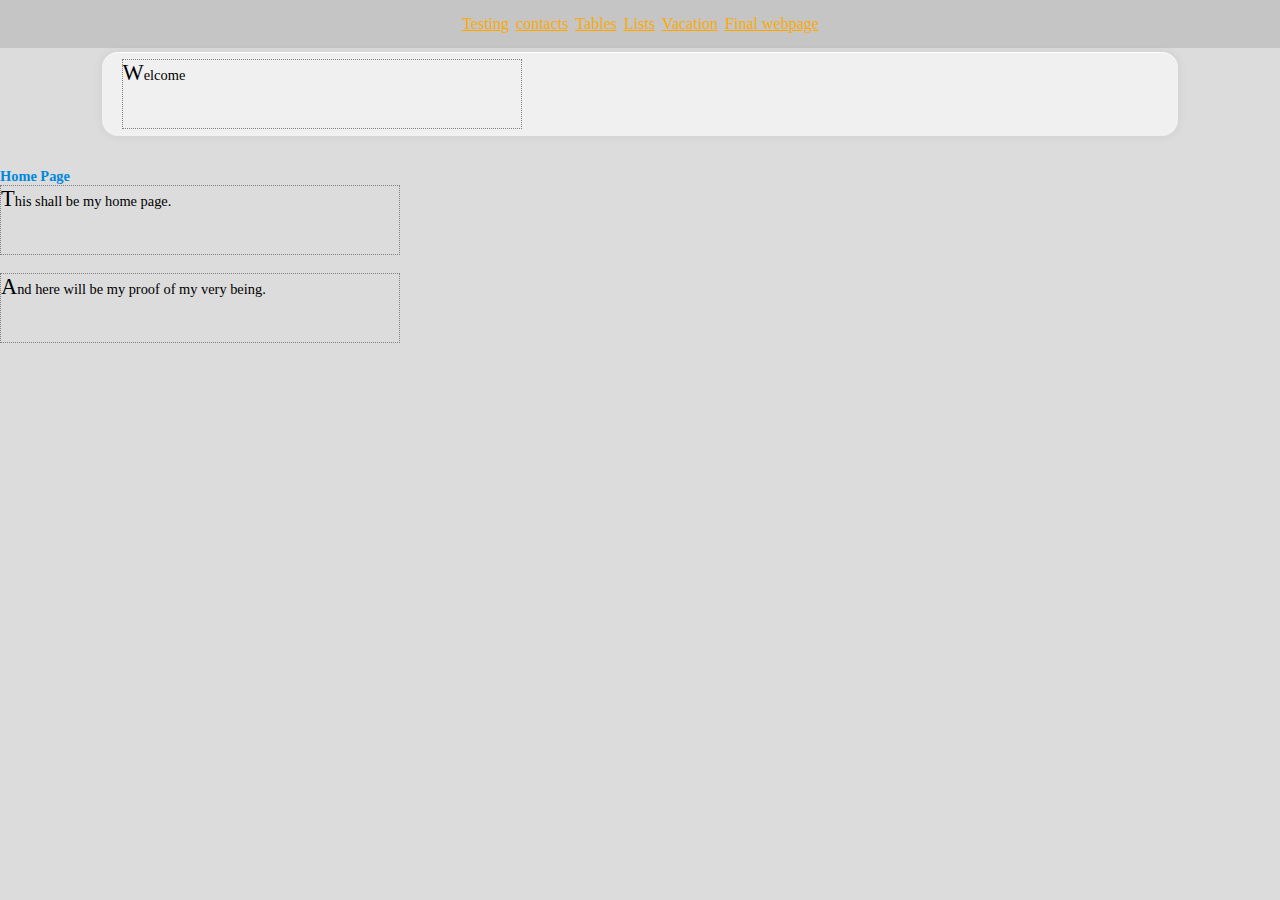
<file: index.html>
<!DOCTYPE html>
<html lang="en">

<head>
  <title>Home Page</title>

  <link rel="stylesheet" href="styles.css" />
</head>

<body>
  <header></header>
  <nav>
    <ul style="list-style-type: none; display: flex; gap: 7px;">
      <li><a href="./test.html">Testing</a></li>
      <li><a href="./contacts.html">contacts</a></li>
      <li><a href="./planner-tables.html">Tables</a></li>
      <li><a href="./fav-lists.html">Lists</a></li>
      <li><a href="./dream-vacation.html">Vacation</a></li>
      <li><a href="final-project-home.html">Final webpage</a></li>

    </ul>

  </nav>
  <main>
    <p>Welcome</p>

  </main>
  <footer></footer>
  <h2>Home Page</h2>
  <p>This shall be my home page.</p>
  <br />
  <p>And here will be my proof of my very being.</p>

</body>

</html>
</file>
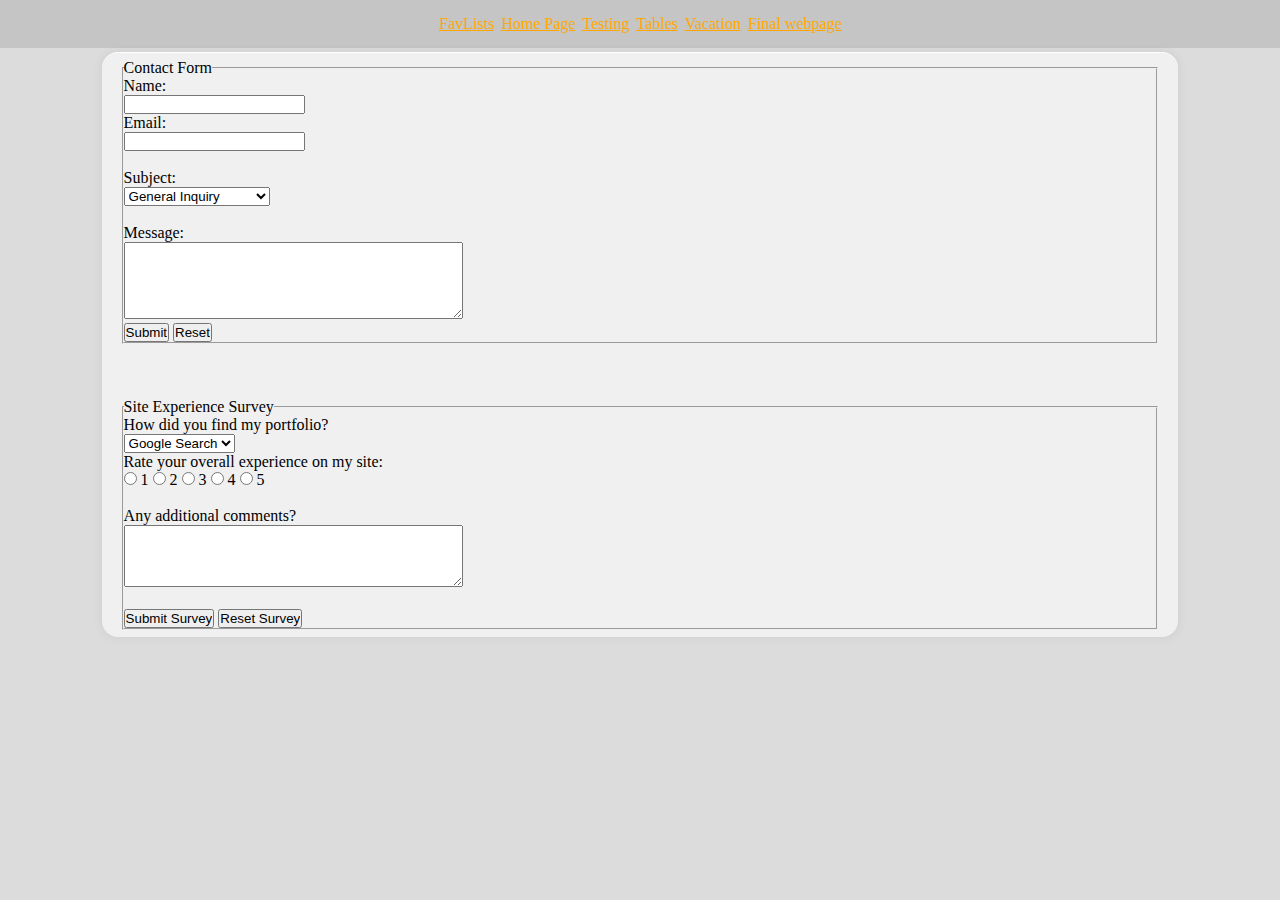
<file: contacts.html>
<!DOCTYPE html>
<html lang="en">

<head>
    <title>Contacts</title>

    <link rel="stylesheet" href="styles.css" />
</head>

<body>
    <header></header>
    <nav>
        <ul style="list-style-type: none; display: flex; gap: 7px;">
            <li><a href="./fav-lists.html">FavLists</a></li>
            <li><a href="./index.html">Home Page</a></li>
            <li><a href="./test.html">Testing</a></li>
            <li><a href="./planner-tables.html">Tables</a></li>
            <li><a href="./dream-vacation.html">Vacation</a></li>
            <li><a href="final-project-home.html">Final webpage</a></li>
        </ul>
    </nav>
    <main>
        <form action="#" method="get">
            <fieldset>
                <legend>Contact Form</legend>

                <label for="name">Name:<br />
                    <input type="text" id="name" name="name" />
                </label>
                <br />

                <label for="email">Email:<br />
                    <input type="email" id="email" name="email" />
                </label>
                <br />
                <br />

                <label for="subject">Subject:<br />
                    <select id="subject" name="subject">
                        <option value="general">General Inquiry</option>
                        <option value="collaboration">Project Collaboration</option>
                        <option value="feedback">Feedback</option>
                        <option value="other">Other</option>
                    </select>
                </label>

                <br />
                <br />

                <label for="message">Message:<br />
                    <textarea id="message" name="message" rows="5" cols="40"></textarea>
                </label>
                <br />

                <input type="submit" value="Submit" />
                <input type="reset" value="Reset" />

            </fieldset>
        </form>

        <br />
        <br />
        <br />

        <form action="#" method="get">
            <fieldset>
                <legend>Site Experience Survey</legend>

                <label for="discover">How did you find my portfolio?<br />
                    <select id="discover" name="discover">
                        <option value="google">Google Search</option>
                        <option value="social">Social Media</option>
                        <option value="referral">Referral</option>
                        <option value="other">Other</option>
                    </select>
                </label>
                <br />


                <label>Rate your overall experience on my site:<br />
                    <input type="radio" name="rating" value="1" /> 1
                    <input type="radio" name="rating" value="2" /> 2
                    <input type="radio" name="rating" value="3" /> 3
                    <input type="radio" name="rating" value="4" /> 4
                    <input type="radio" name="rating" value="5" /> 5
                </label>
                <br />
                <br />

                <label for="comments">Any additional comments?<br />
                    <textarea id="comments" name="comments" rows="4" cols="40"></textarea>
                </label>

                <br />

                <br />

                <input type="submit" value="Submit Survey" />
                <input type="reset" value="Reset Survey" />

            </fieldset>
        </form>


    </main>

    <footer>
    </footer>


</body>

</html>
</file>
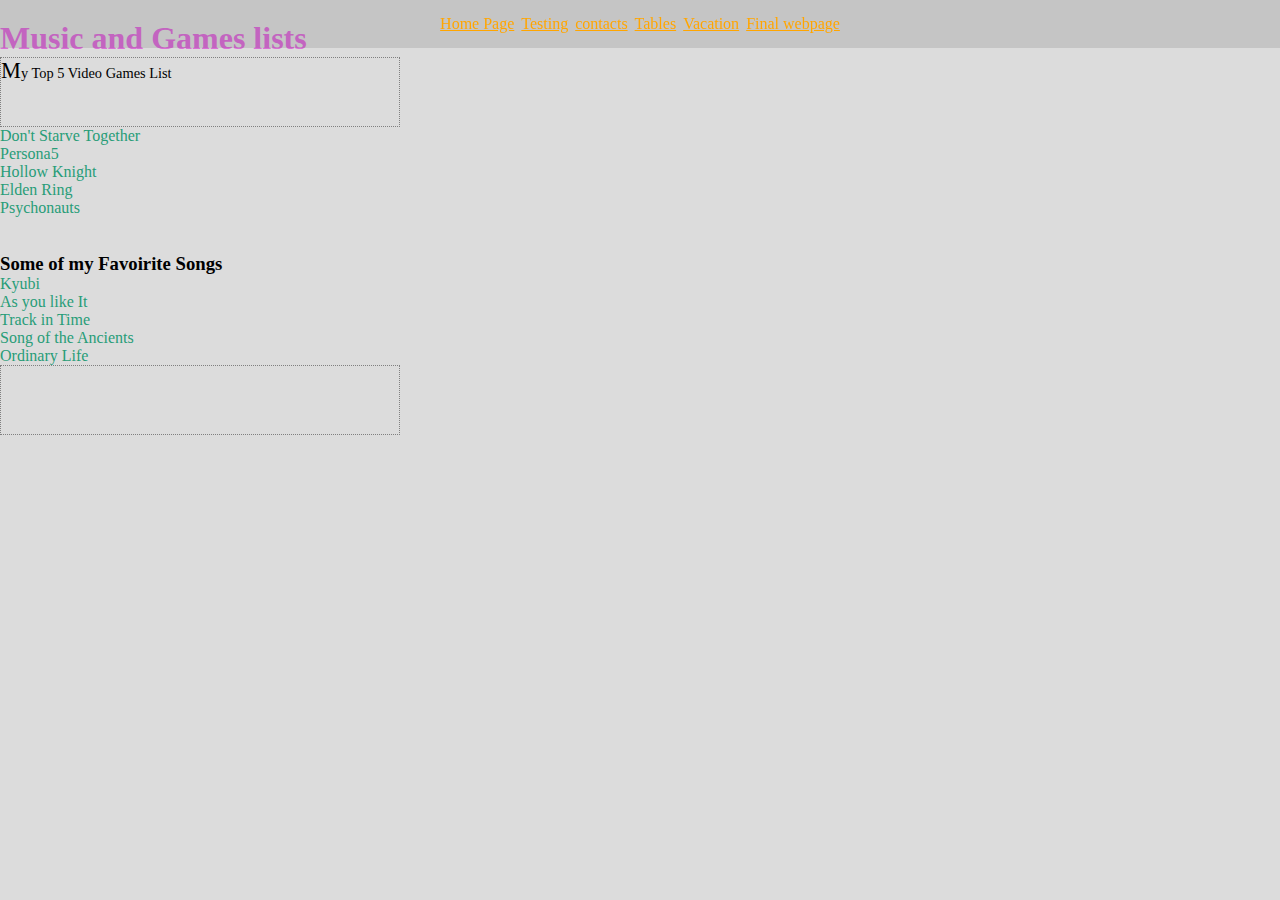
<file: fav-lists.html>
<!DOCTYPE html>
<html lang="en">

<head>
    <title>Music and Games list</title>

    <link rel="stylesheet" href="styles.css" />
</head>

<body>
    <nav>
        <ul style="list-style-type: none; display: flex; gap: 7px;">
            <li><a href="./index.html">Home Page</a></li>
            <li><a href="./test.html">Testing</a></li>
            <li><a href="./contacts.html">contacts</a></li>
            <li><a href="./planner-tables.html">Tables</a></li>
            <li><a href="./dream-vacation.html">Vacation</a></li>
            <li><a href="final-project-home.html">Final webpage</a></li>
        </ul>

    </nav>
    <h1>Music and Games lists</h1>

    <p>
        My Top 5 Video Games List
    <ol>
        <li>Don't Starve Together</li>
        <li>Persona5</li>
        <li>Hollow Knight</li>
        <li>Elden Ring</li>
        <li>Psychonauts</li>
    </ol>
    <br />
    <br />
    <h3>Some of my Favoirite Songs</h3>
    <ul>
        <li>Kyubi</li>
        <li>As you like It</li>
        <li>Track in Time</li>
        <li>Song of the Ancients</li>
        <li>Ordinary Life</li>
    </ul>
    </p>
</body>

</html>
</file>
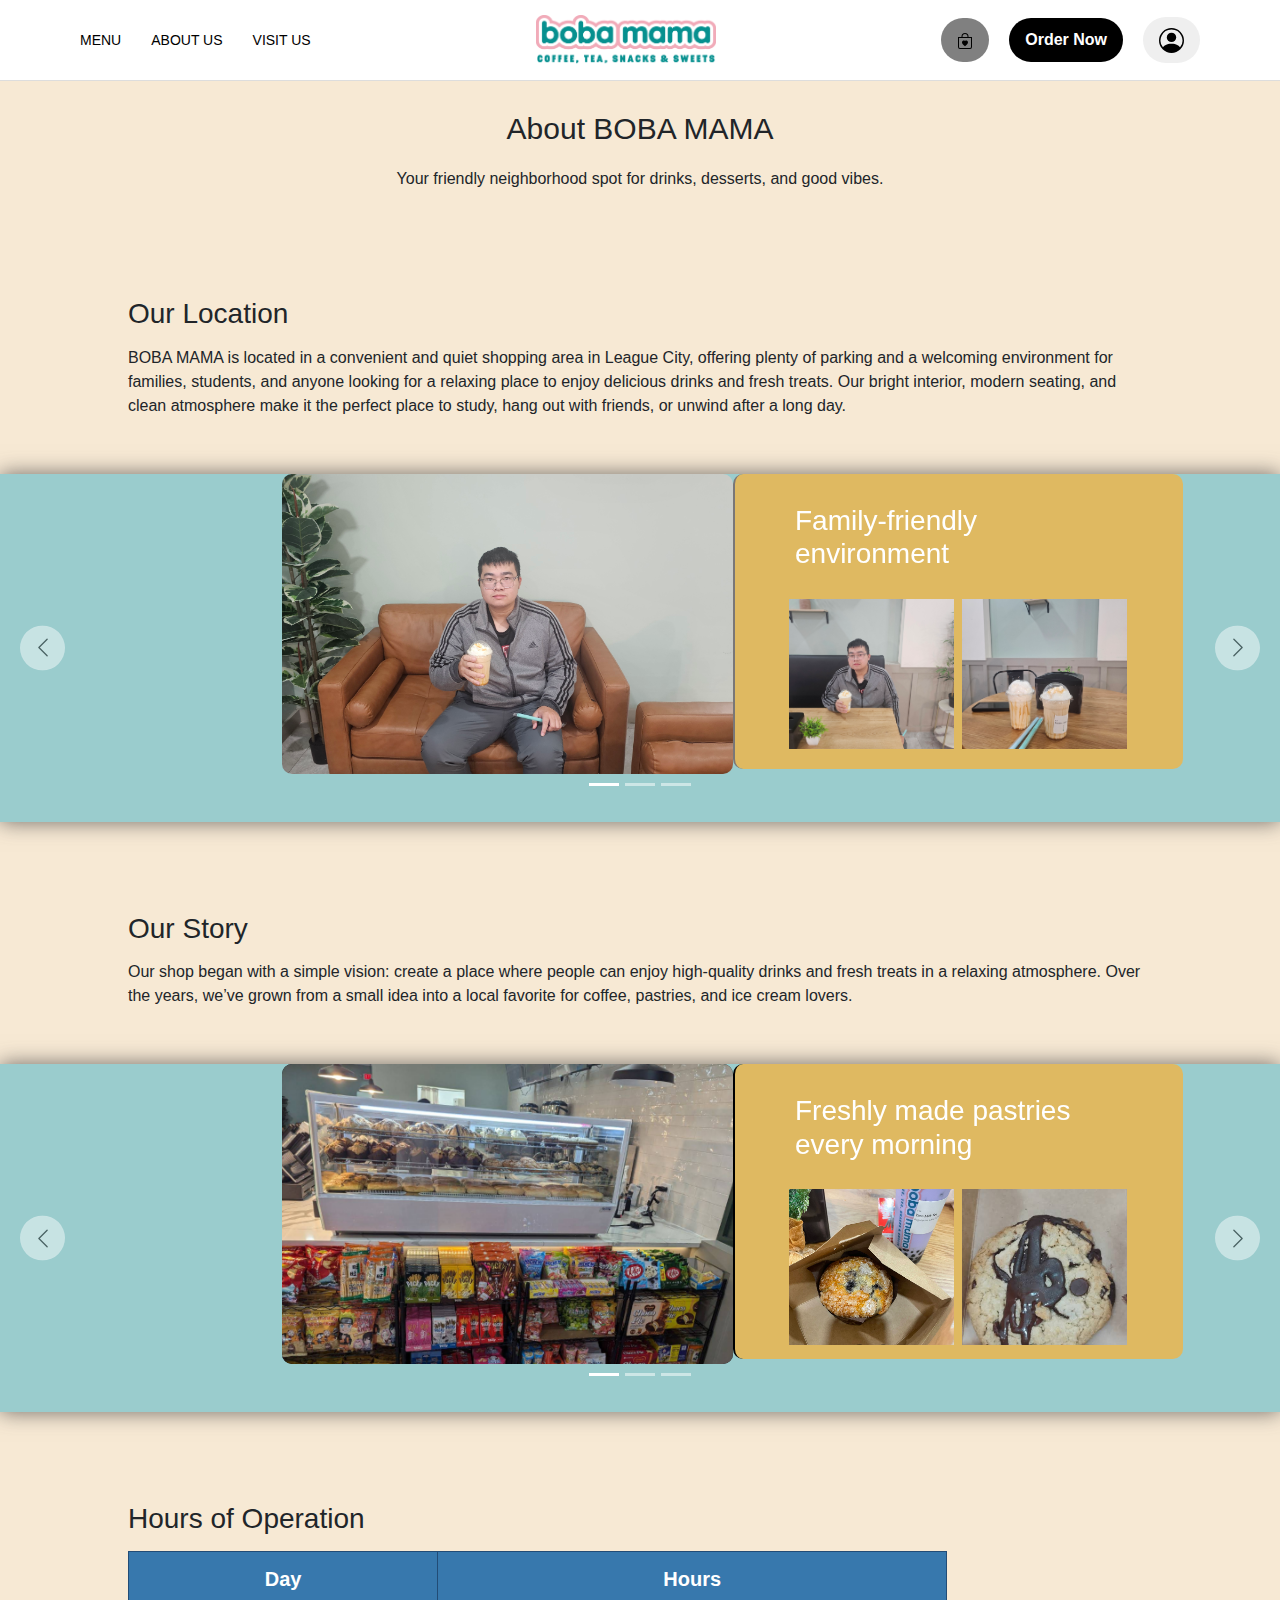
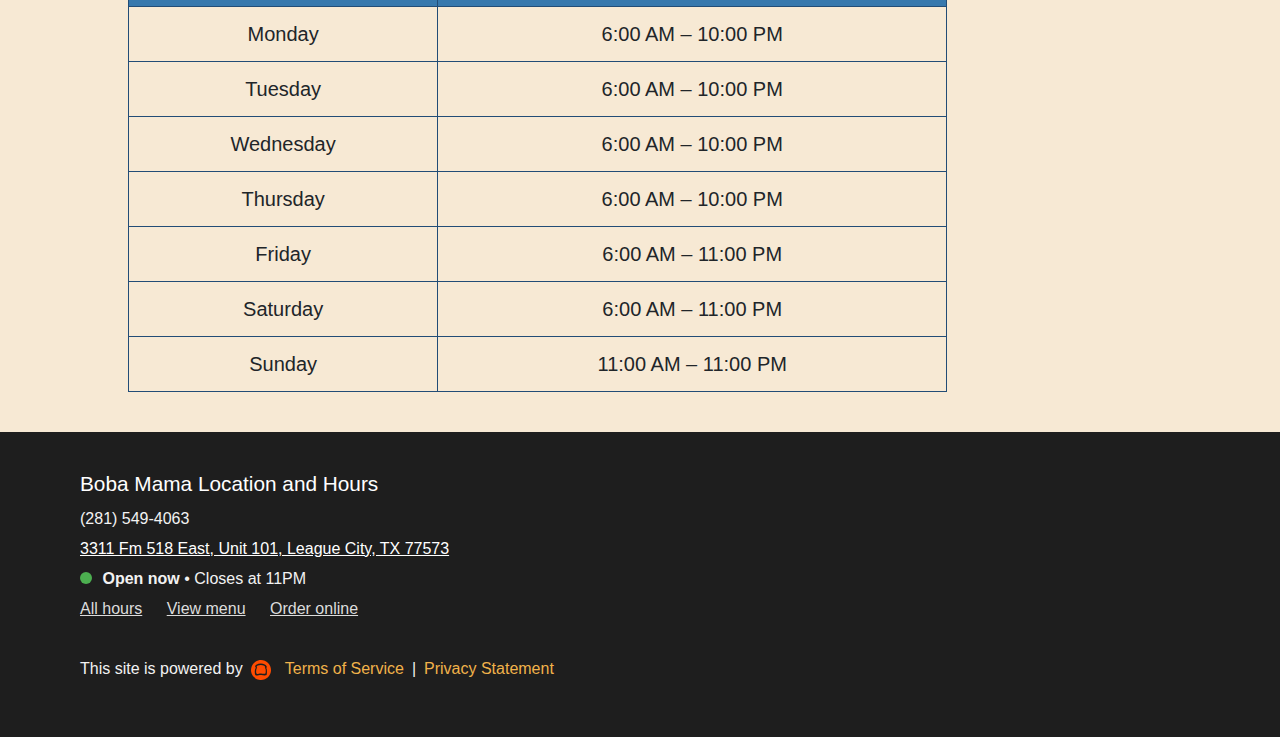
<file: final-project-contacts.html>
<!DOCTYPE html>
<html lang="en">
<head>
  <title>Boba Mama about Us</title>

    <link
    href="https://cdn.jsdelivr.net/npm/bootstrap@5.3.8/dist/css/bootstrap.min.css"
    rel="stylesheet"
  />

   <link rel="stylesheet" href="cstyle.css">
</head>

<body>

<header class="main-header">

      <div class="menu-toggle">☰  </div>

        <nav class="main-nav">
        <ul>
            <li><a href="finial-project-menu.html">MENU</a></li>
            <li><a href="final-project-contacts.html">ABOUT US</a></li>
            <li><a href="final-project-visit.html">VISIT US</a></li>
        </ul>
        </nav>
      
         <div class="logo">
           <a href="final-project-home.html">
           <img src="boba-mama.png" alt="milk-tea logo" width="180"height="50">
           </a>
        </div>

      <div class="user-actions">
        <button class="cart-btn"><img src="bag-heart.svg" alt="bag"></button>
        <button class="order-btn">Order Now</button>
        <button class="profile-btn"><img src="person-circle.svg" alt="Personal"></button>
     </div>
     </header>


<section class="about-header">
  <h2>About BOBA MAMA</h2>
  <p>Your friendly neighborhood spot for drinks, desserts, and good vibes.</p>
</section>

<!-- Location Info -->
<section class="section-block">
  <h2>Our Location</h2>
  <p>
        BOBA MAMA is located in a convenient and quiet shopping area in League City,
    offering plenty of parking and a welcoming environment for families,
    students, and anyone looking for a relaxing place to enjoy delicious drinks
    and fresh treats. Our bright interior, modern seating, and clean atmosphere
    make it the perfect place to study, hang out with friends, or unwind after
    a long day.
  </p>


</section>


<section id="featuredCarousel" class="carousel slide" data-bs-ride="carousel">

 
  
  <div class="carousel-indicators">
    <button type="button" data-bs-target="#featuredCarousel" data-bs-slide-to="0" class="active"></button>
    <button type="button" data-bs-target="#featuredCarousel" data-bs-slide-to="1"></button>
    <button type="button" data-bs-target="#featuredCarousel" data-bs-slide-to="2"></button>
  </div>

  
  <div class="carousel-inner">

    <div class="carousel-item active">
      <div class="container pb-5">
        <div class="row g-4">

     
          <div class="col-12 col-md-5">
            <div class="main-pic1">
              <img src="about-20pic.jpg" alt="game1" width="570" height="300">
            </div>
          </div>

          <div class="col-12 col-md-5">
            <div  class="display-pic1">
            <h3>Family-friendly environment</h3>
            <div class="room1 d-flex flex-wrap gap-2 justify-content-center">
              <img src="about21pic.jpg" alt="pic1">
              <img src="about22pic.jpg" alt="pic1">
            </div>

            </div>
          </div>
  

        </div>
      </div>
    </div>

    
    <div class="carousel-item">
      <div class="container pb-5">
         <div class="row g-4">
          <div class="col-12 col-md-5">
            <div class="main-pic2">
              <img src="about-us-pic11.png" alt="game2" width="570"height="300">
            </div>
          </div>

          <div class="col-12 col-md-5">
            <div class="display-pic2">
            <h3>Our Store & Atmosphere</h3>
            <div class="room2">
                <img src="about-us-pic12.png" alt="display3" width="300"height="200">
                <img src="about-us-pic13.png" alt="display4" width="300"height="200">
            </div>
            </div>
          </div>
         </div>
      </div>
    </div>


    <div class="carousel-item">
       <div class="container pb-5">
         <div class="row g-4">
          <div class="col-12 col-md-5">
            <div class="main-pic3">
              <img src="about-us-pic14.png" alt="display5" width="570"height="300">
            </div>
          </div>

           <div class="col-12 col-md-5">
            <div  class="display-pic3">
               <h3>Customer Favorites & Drinks</h3>
               <div class="room3 d-flex flex-wrap gap-2 justify-content-center">
                <img src="about-us-pic15.png" alt="display5">
                <img src="about-us-pic16.png" alt="display6">
               </div>
            </div>
           </div>
         </div>
       </div>
    </div>

  </div>

  <button class="carousel-control-prev" type="button" data-bs-target="#featuredCarousel" data-bs-slide="prev">
    <span class="carousel-control-prev-icon"></span>
  </button>
  <button class="carousel-control-next" type="button" data-bs-target="#featuredCarousel" data-bs-slide="next">
    <span class="carousel-control-next-icon"></span>
  </button>
</section>



<!-- History -->
<section class="section-block">
  <h2>Our Story</h2>
  <p>
    Our shop began with a simple vision: create a place where people can enjoy high-quality drinks and fresh treats in a relaxing atmosphere. Over the years, we’ve grown from a small idea into a local favorite for coffee, pastries, and ice cream lovers.
  </p>
</section>


<section id="fooddisplayCarousel" class="carousel slide" data-bs-ride="carousel">

 
  
  <div class="carousel-indicators">
    <button type="button" data-bs-target="#fooddisplayCarousel" data-bs-slide-to="0" class="active"></button>
    <button type="button" data-bs-target="#fooddisplayCarousel" data-bs-slide-to="1"></button>
    <button type="button" data-bs-target="#fooddisplayCarousel" data-bs-slide-to="2"></button>
  </div>

  
  <div class="carousel-inner">

    <div class="carousel-item active">
      <div class="container pb-5">
        <div class="row g-4">

     
          <div class="col-12 col-md-5">
            <div class="bread-1">
              <img src="about-us-pic1.png" alt="bread1" width="570" height="300">
            </div>
          </div>

          <div class="col-12 col-md-5">
            <div  class="display-pic4">
            <h3>Freshly made pastries every morning</h3>
            <div class="foodpic1 d-flex flex-wrap gap-2 justify-content-center">
              <img src="about-us-pic4.png" alt="pic1">
              <img src="about-us-pic5.png" alt="pic1">
            </div>

            </div>
          </div>
  

        </div>
      </div>
    </div>

    
    <div class="carousel-item">
      <div class="container pb-5">
         <div class="row g-4">
          <div class="col-12 col-md-5">
            <div class="drink-2">
              <img src="about-us-pic8.png" alt="game2" width="570"height="300">
            </div>
          </div>

          <div class="col-12 col-md-5">
            <div class="display-pic5">
             <h3 >Delicious Drink</h3>
            <div class="drinkpic2">
                <img src="about-us-pic9.png" alt="display3" width="300"height="200">
                <img src="about-us-pic10.png" alt="display4" width="300"height="200">
            </div>
            </div>
          </div>
         </div>
      </div>
    </div>


    <div class="carousel-item">
       <div class="container pb-5">
         <div class="row g-4">
          <div class="col-12 col-md-5">
            <div class="ice-cream-3">
              <img src="about-us-pic6.png" alt="display5" width="570"height="300">
            </div>
          </div>

           <div class="col-12 col-md-5">
            <div  class="display-pic6">
               <h3 >Homemade ice cream </h3>
               <div class="ice-creampic3 d-flex flex-wrap gap-2 justify-content-center">
                <img src="abou.jpg" alt="display5">
                <img src="about-us-pic7.png" alt="display6">
               </div>
            </div>
           </div>
         </div>
       </div>
    </div>

  </div>

  <button class="carousel-control-prev" type="button" data-bs-target="#fooddisplayCarousel" data-bs-slide="prev">
    <span class="carousel-control-prev-icon"></span>
  </button>
  <button class="carousel-control-next" type="button" data-bs-target="#fooddisplayCarousel" data-bs-slide="next">
    <span class="carousel-control-next-icon"></span>
  </button>
</section>



<!-- Hours of Operation -->
<section class="section-block">
  <h2>Hours of Operation</h2>

  <table class="hours-table">
    <tr><th>Day</th><th>Hours</th></tr>
    <tr><td>Monday</td><td>6:00 AM – 10:00 PM</td></tr>
    <tr><td>Tuesday</td><td>6:00 AM – 10:00 PM</td></tr>
    <tr><td>Wednesday</td><td>6:00 AM – 10:00 PM</td></tr>
    <tr><td>Thursday</td><td>6:00 AM – 10:00 PM</td></tr>
    <tr><td>Friday</td><td>6:00 AM – 11:00 PM</td></tr>
    <tr><td>Saturday</td><td>6:00 AM – 11:00 PM</td></tr>
    <tr><td>Sunday</td><td>11:00 AM – 11:00 PM</td></tr>
  </table>
</section>

    <footer class="footer-section">
    <div class="footer-content">
    <div class="store-infor">
    <h4>Boba Mama Location and Hours</h4>
    <p>(281) 549-4063</p>
    <a href="https://maps.app.goo.gl/gXNTk87whyFvSZuW7" target="_blank">3311 Fm 518 East, Unit 101, League City, TX 77573</a>
    <p><span class="status-dot"></span> <strong>Open now</strong> • Closes at 11PM</p>
    <p  class="footer-links">
    <a href="Finial-project-about-us.html">All hours</a>
    <a href="finial-project-menu.html">View menu</a>
    <a href="#">Order online</a>
    </p>
    </div>
    <div class="Power-by1">
      <p>This site is powered by </p>
       <a href="https://www.toasttab.com/local"><img src="toast-logo-filled.svg" alt="toast" class="powered-icon"> </a>
      <a href="https://pos.toasttab.com/terms-of-service#diner-tos">Terms of Service</a> <p>|</p>
      <a href="https://pos.toasttab.com/privacy">Privacy Statement</a>
    </div>
    </div>
    </footer>

<script src="https://cdn.jsdelivr.net/npm/bootstrap@5.3.8/dist/js/bootstrap.bundle.min.js"></script>
</body>
</file>
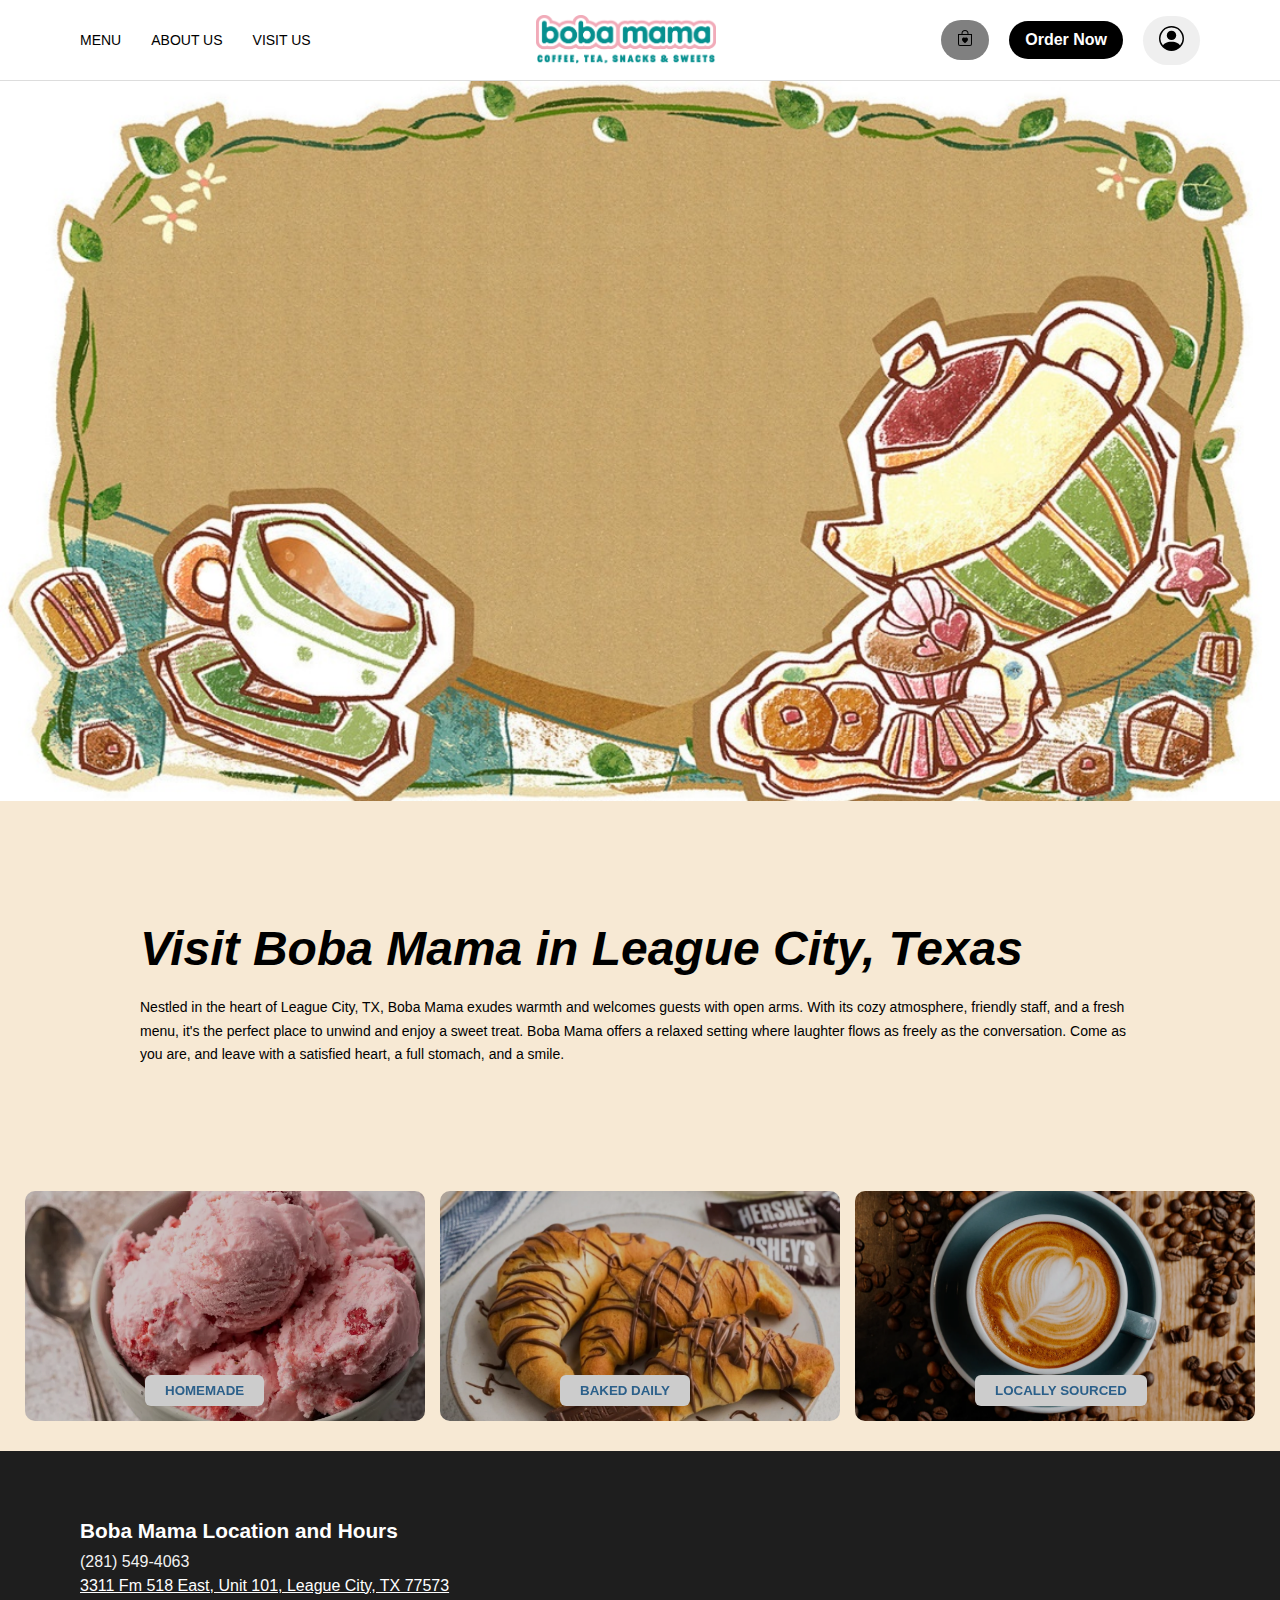
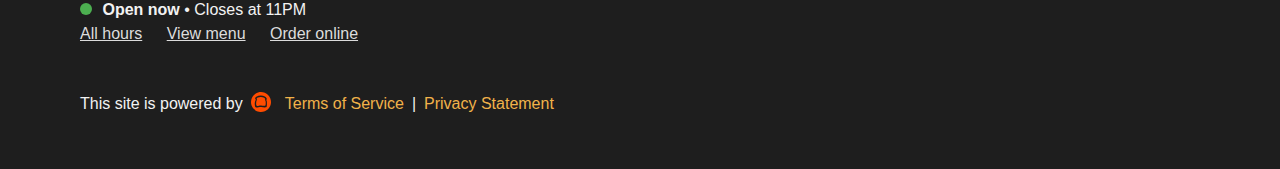
<file: final-project-home.html>
<!DOCTYPE html>
<html lang="en">
<head>
  <title>Boba-Mama-menu</title>
   <link rel="stylesheet" href="cstyle.css">
</head>

<body>
        <header class="main-header">

      <div class="menu-toggle">☰  </div>

        <nav class="main-nav">
        <ul>
            <li><a href="finial-project-menu.html">MENU</a></li>
            <li><a href="final-project-contacts.html">ABOUT US</a></li>
            <li><a href="final-project-visit.html">VISIT US</a></li>
        </ul>
        </nav>
      
         <div class="logo">
           <a href="final-project-home.html">
           <img src="boba-mama.png" alt="milk-tea logo" width="180"height="50">
           </a>
        </div>

      <div class="user-actions">
        <button class="cart-btn"><img src="bag-heart.svg" alt="bag"></button>
        <button class="order-btn">Order Now</button>
        <button class="profile-btn"><img src="person-circle.svg" alt="Personal"></button>
     </div>
     </header>

       <div class="milk-tea-background">
       </div>
       <div class="page-container">
       <div class="text-section">
        <h2>Visit Boba Mama in League City, Texas</h2>
        <p>
          Nestled in the heart of League City, TX, Boba Mama exudes warmth and welcomes guests with open arms.
           With its cozy atmosphere, friendly staff, and a fresh menu, it's the perfect place to unwind and enjoy a sweet treat. 
           Boba Mama offers a relaxed setting where laughter flows as freely as the conversation. Come as you are, 
           and leave with a satisfied heart, a full stomach, and a smile.
        </p>
       </div>
       </div>

        <div class="category-grid">
             <div class="category-card">
          <img src="strawberry-ice-cre.webp" alt="action-pic">
          <div class="categ-display">
            <a href="finial-project-menu.html">
            <button class="categ-btn">HOMEMADE</button>
            </a>
          </div>
        </div>

        <div class="category-card">
          <img src="bread1.jpg" alt="all-sport-pic">
          <div class="categ-display">
             <a href="finial-project-menu.html">
            <button class="categ-btn">BAKED DAILY</button>
            </a>
          </div>
        </div>

        <div class="category-card">
          <img src="coffe1.webp" alt="fight-pic">
          <div class="categ-display">
             <a href="finial-project-menu.html">
            <button class="categ-btn">LOCALLY SOURCED</button>
            </a>
          </div>
        </div>
        </div>




    <footer class="footer-section">
    <div class="footer-content">
    <div class="store-infor">
    <h4>Boba Mama Location and Hours</h4>
    <p>(281) 549-4063</p>
    <a href="https://maps.app.goo.gl/gXNTk87whyFvSZuW7" target="_blank">3311 Fm 518 East, Unit 101, League City, TX 77573</a>
    <p><span class="status-dot"></span> <strong>Open now</strong> • Closes at 11PM</p>
    <p  class="footer-links">
   <a href="Finial-project-about-us.html">All hours</a>
    <a href="finial-project-menu.html">View menu</a>
    <a href="#">Order online</a>
    </p>
    </div>
    <div class="Power-by">
      <p>This site is powered by </p>
       <a href="https://www.toasttab.com/local"><img src="toast-logo-filled.svg" alt="toast" class="powered-icon"> </a>
      <a href="https://pos.toasttab.com/terms-of-service#diner-tos">Terms of Service</a> |
      <a href="https://pos.toasttab.com/privacy">Privacy Statement</a>
    </div>
    </div>
    </footer>
</body>
</file>
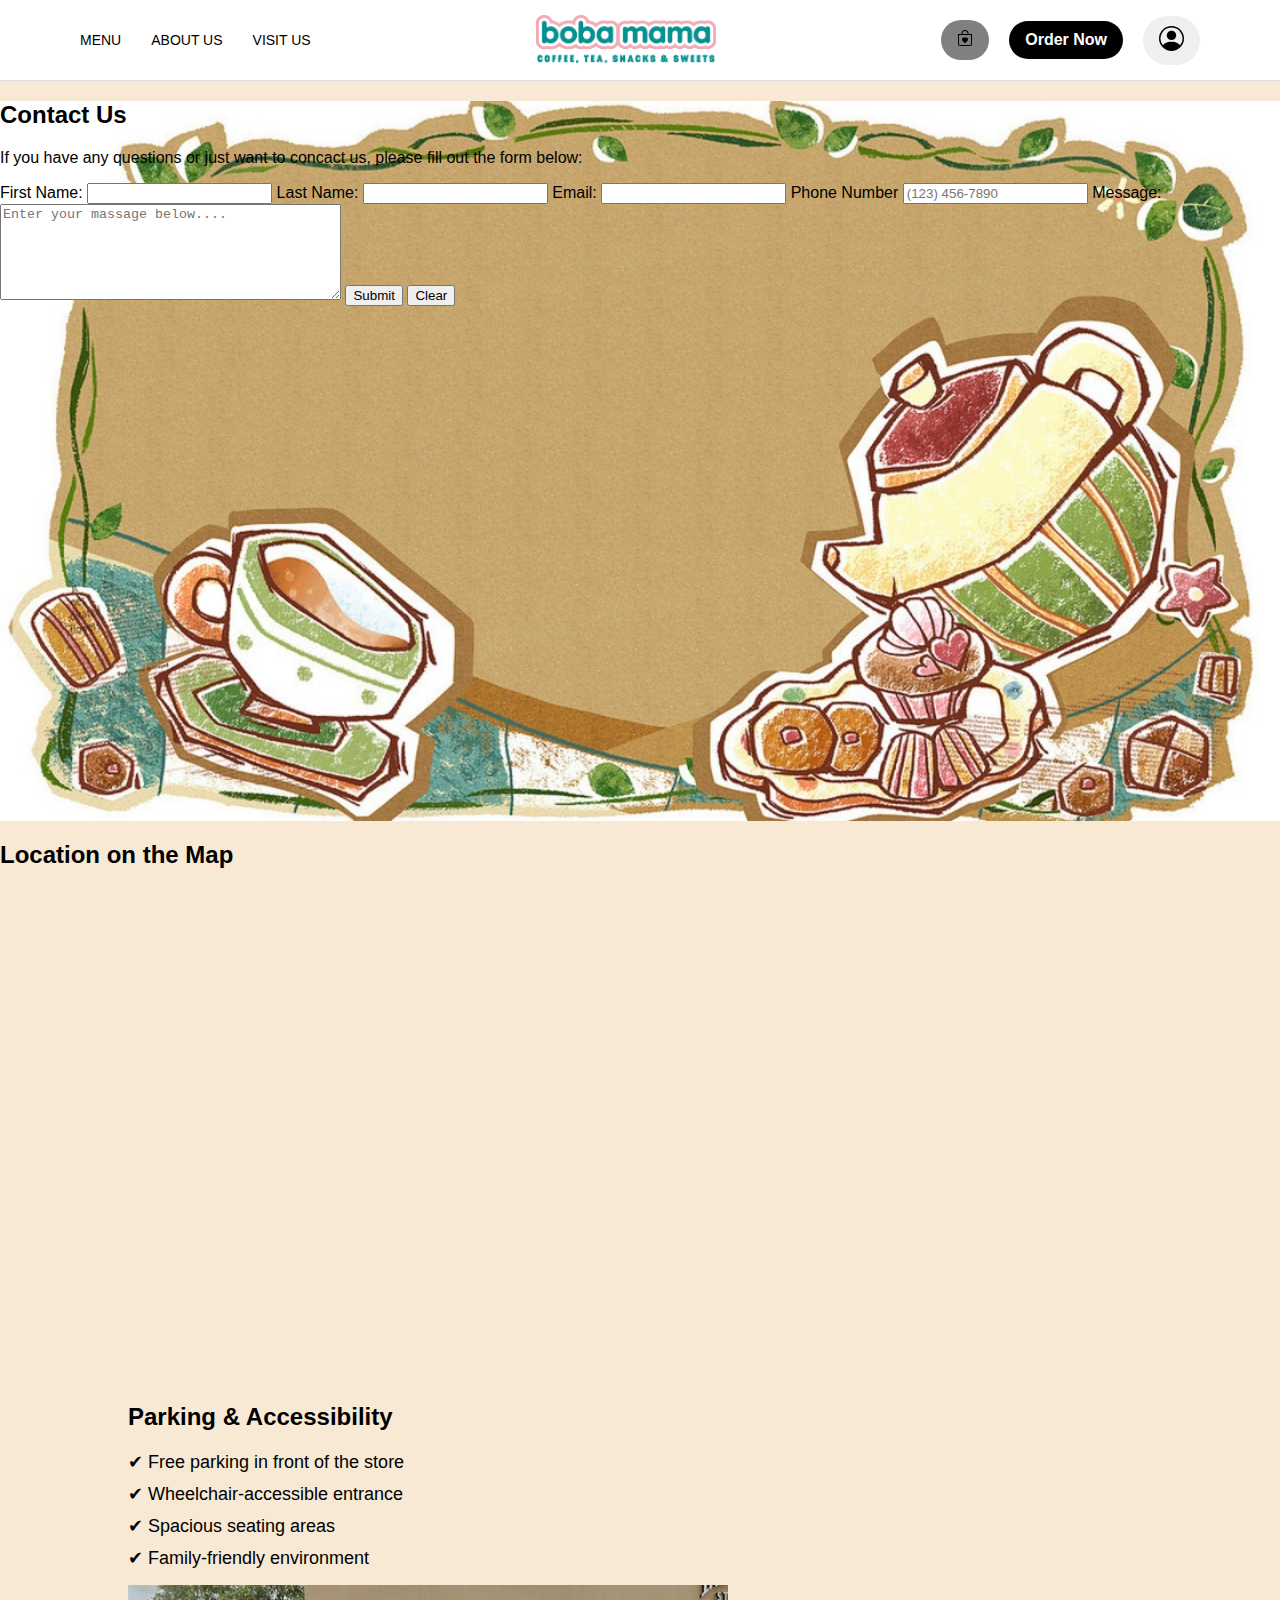
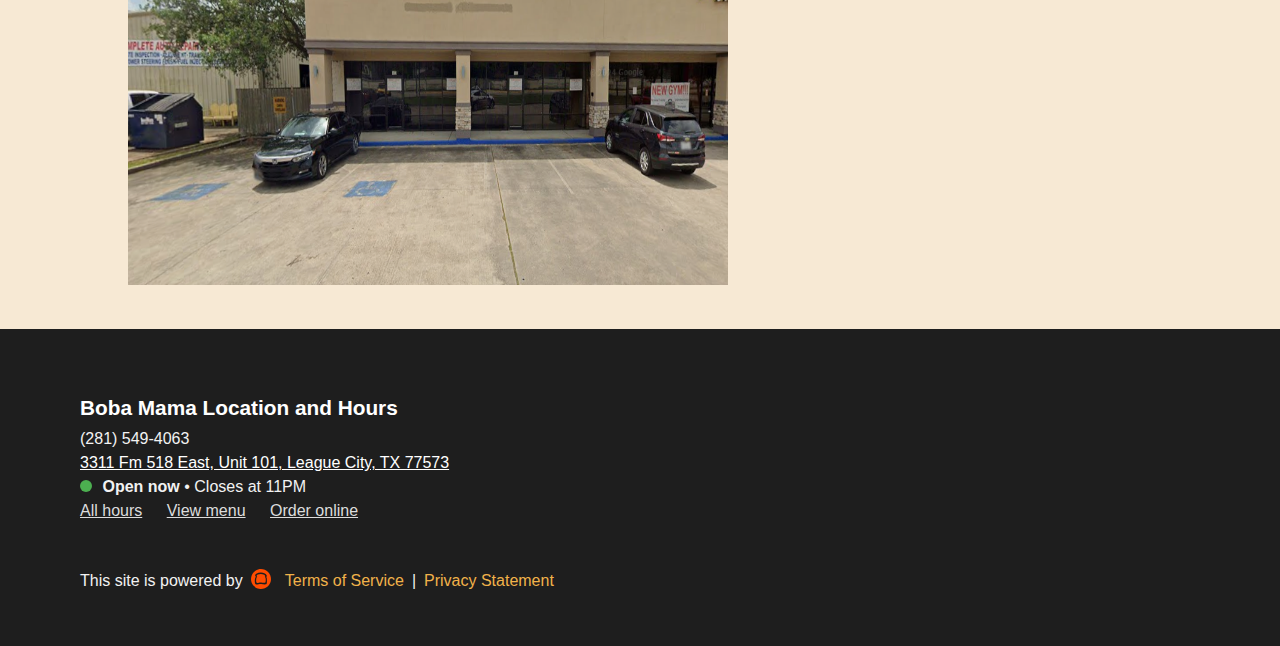
<file: final-project-visit.html>
<!DOCTYPE html>
<html lang="en">
<head>
  <title>Boba Mama Visit Us</title>
   <link rel="stylesheet" href="cstyle.css">
</head>

<body>
    
    <header class="main-header">

      <div class="menu-toggle">☰  </div>

        <nav class="main-nav">
        <ul>
            <li><a href="finial-project-menu.html">MENU</a></li>
            <li><a href="final-project-contacts.html">ABOUT US</a></li>
            <li><a href="final-project-visit.html">VISIT US</a></li>
        </ul>
        </nav>
      
         <div class="logo">
           <a href="final-project-home.html">
           <img src="boba-mama.png" alt="milk-tea logo" width="180"height="50">
           </a>
        </div>

      <div class="user-actions">
        <button class="cart-btn"><img src="bag-heart.svg" alt="bag"></button>
    <button class="order-btn">Order Now</button>
    <button class="profile-btn"><img src="person-circle.svg" alt="Personal"></button>
    </div>
    </header>

   <div class="milk-tea-background">

   <div class="box-container">
    <div class="contact-box">
    <section >
    <form action="#" method="GET">
      <h2>Contact Us</h2>
      <p>If you have any questions or just want to concact us, please fill out the form below:</p>

      <label for="name">First Name:</label>
      <input type="text" name="name"size="20" maxlength="30">

      <label for="name">Last Name:</label>
      <input type="text" name="name"size="20" maxlength="30">

      <label for="email">Email:</label>
      <input type="email" name="email">

    <label for="phone">Phone Number</label>
    <input type="tel" id="phone" name="phone" placeholder="(123) 456-7890" pattern="[0-9]{3}-[0-9]{3}-[0-9]{4}" required>

      <label for="message">Message:</label>
      <textarea name="Massage" id="message" cols="40" rows="6" placeholder="Enter your massage below...."></textarea>

      <input type="submit" values="Submit" class="btn-submit">
      <input type="reset" value="Clear" class="btn-rest">
      
    </form>
    </section>
    </div>
    </div>
    </div>

  <section>
    <h2>Location on the Map</h2>
  <iframe src="https://www.google.com/maps/embed?pb=!1m18!1m12!1m3!1d3471.698160757975!2d-95.05484579048364!3d29.52515607508562!2m3!1f0!2f0!3f0!3m2!1i1024!2i768!4f13.1!3m3!1m2!1s0x863f62a47f655555%3A0x982ebf4433a2250!2sBoba%20Mama!5e0!3m2!1sen!2sus!4v1764817136691!5m2!1sen!2sus"
   width="600" 
   height="450" 
   style="border:0;"
   allowfullscreen=""
   loading="lazy"
  referrerpolicy="no-referrer-when-downgrade">
  </iframe>
  </section>

  <section class="info-section">
  <h2>Parking & Accessibility</h2>
  <ul>
    <li>✔ Free parking in front of the store</li>
    <li>✔ Wheelchair-accessible entrance</li>
    <li>✔ Spacious seating areas</li>
    <li>✔ Family-friendly environment</li>
  </ul>
  <img src="parking.png" alt="free parking" width="600"height="300">
</section>



    <footer class="footer-section">
    <div class="footer-content">
    <div class="store-infor">
    <h4>Boba Mama Location and Hours</h4>
    <p>(281) 549-4063</p>
    <a href="https://maps.app.goo.gl/gXNTk87whyFvSZuW7" target="_blank">3311 Fm 518 East, Unit 101, League City, TX 77573</a>
    <p><span class="status-dot"></span> <strong>Open now</strong> • Closes at 11PM</p>
    <p  class="footer-links">
   <a href="Finial-project-about-us.html">All hours</a>
    <a href="finial-project-menu.html">View menu</a>
    <a href="#">Order online</a>
    </p>
    </div>
    <div class="Power-by">
      <p>This site is powered by </p>
       <a href="https://www.toasttab.com/local"><img src="toast-logo-filled.svg" alt="toast" class="powered-icon"> </a>
      <a href="https://pos.toasttab.com/terms-of-service#diner-tos">Terms of Service</a> |
      <a href="https://pos.toasttab.com/privacy">Privacy Statement</a>
    </div>
    </div>
    </footer>







<script>
document.querySelectorAll(".menu-scroll a").forEach(item => {
  item.addEventListener("click", function () {
    // 移除旧 active
    document.querySelector(".menu-scroll a.active")?.classList.remove("active");
    
    // 设置新的 active
    this.classList.add("active");
  });
});
</script>
</body>
</file>
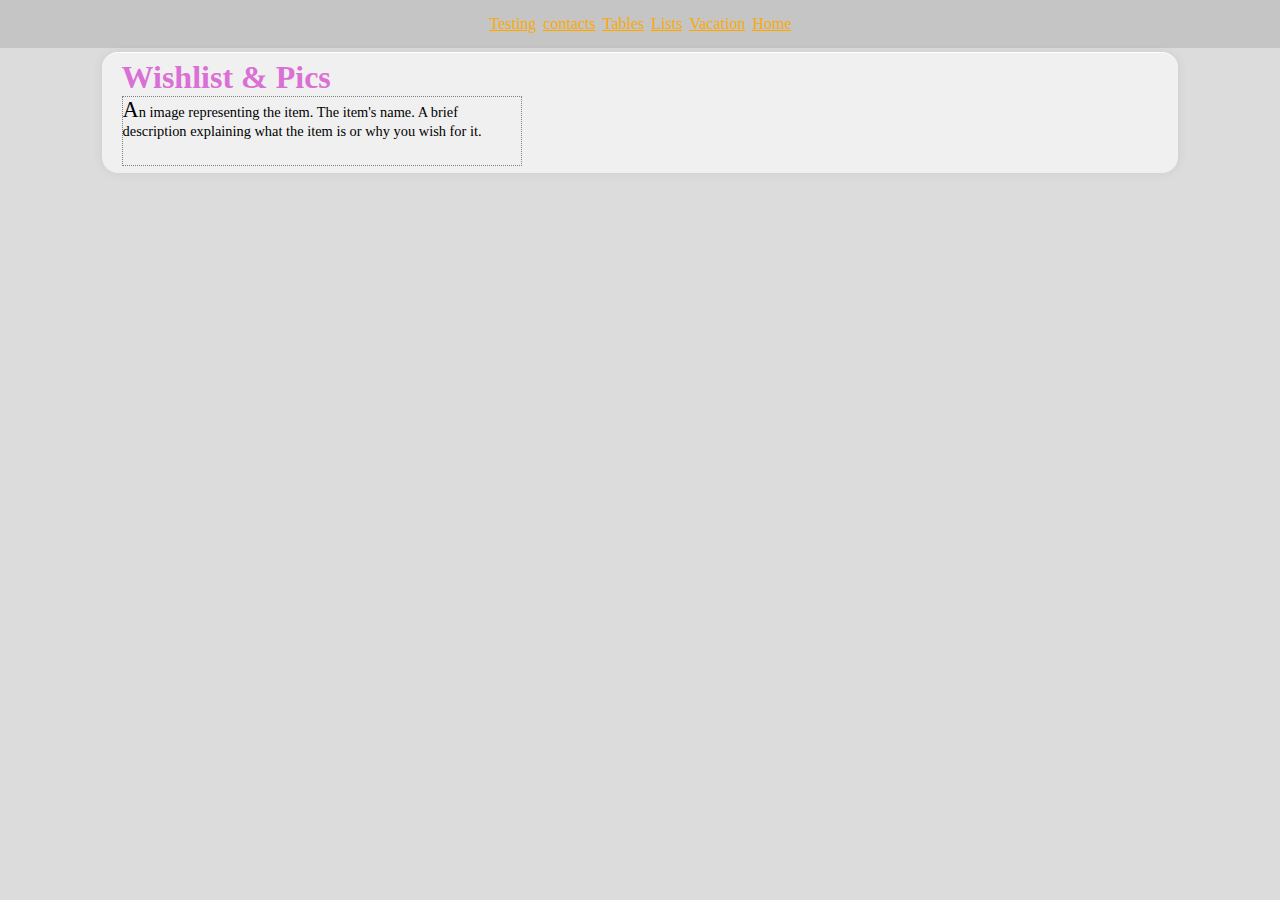
<file: wishlist-collage.html>
<!DOCTYPE html>
<html lang="en">

<head>
    <title>Wishlist Collage</title>

    <link rel="stylesheet" href="styles.css" />
</head>

<body>
    <header></header>
    <nav>
        <ul style="list-style-type: none; display: flex; gap: 7px;">
            <li><a href="./test.html">Testing</a></li>
            <li><a href="./contacts.html">contacts</a></li>
            <li><a href="./planner-tables.html">Tables</a></li>
            <li><a href="./fav-lists.html">Lists</a></li>
            <li><a href="./dream-vacation.html">Vacation</a></li>
            <li><a href="./index.html">Home</a></li>
        </ul>

    </nav>
    <main>
        <h1>Wishlist & Pics</h1>
        <p>An image representing the item.
            The item's name.
            A brief description explaining what the item is or why you wish for it.</p>


    </main>
    <footer></footer>

</body>

</html>
</file>
<file: styles.css>
@import url('https://fonts.googleapis.com/css2?family=Creepster&display=swap');


/* padding types 4pc, 4px 2px, 8px 2px 4px */
/* the first is all directions, 2 is top/bottom then left/right */
* {
    padding: 0;
    margin: 0;
    box-sizing: border-box;
}


body {
    background-color: rgb(220, 220, 220);
    color: snow;
    font-family: "Bree Serif", serif;
    padding-top: 20px;
}

section {
    background-color: rgba(255, 255, 255, 0.1);
    margin: 1rem 2rem;
    padding: 1rem;
    border: white 1px solid;
    border-top: 1px solid rgba(255, 255, 255, 0.2);
    border-radius: 0.4rem;
    box-shadow: 0 0 12px rgba(0, 0, 0, 0.4);
}

main {
    box-shadow: 0 0 10px rgba(80, 80, 80, 0.1);
    width: fit-content;
    height: fit-content;
    padding: 0.4rem 1.2rem;
    margin: 2em auto;
    border-radius: 1em;
    background-color: rgb(240, 240, 240);
    border-top: white 1px solid;
    color: black;
}

h1 {
    font-size: 2em;
    color: orchid;
}

p::first-letter {
    font-size: 1.4rem;
}

p {
    min-height: 70px;
    max-height: 100px;
    border: 1px dotted grey;
    color: black;
}

h2 {
    color: #0088dd;
    border-bottom: ipx solid #0088dd;
}

h2,
p {
    width: 400px;
    font-size: 90%;
    line-height: 1.2 em;
}

h3 {
    color: black;
}

nav {
    background-color: rgba(0, 0, 0, 0.1);
    position: fixed;
    /* viewport width that vw */
    width: 100vw;
    top: 0;
    left: 0;

}

nav>ul {
    list-style: none;


    display: flex;
    gap: 2rem;

    justify-content: center;
    /* Horizantal Align */

    align-items: center;
    /* vertical Align */


    padding-left: 0%;
    margin: 0%;
    height: 3rem;
}

li {
    color: rgb(40, 157, 120);
}

a:link {
    color: orange
}

a:visited {
    color: rgb(226, 70, 96)
}

a:hover {
    color: aqua
}

#pykraken {
    color: rgb(86, 180, 95);
    font-style: italic;
}

#css {
    color: red;
    font-weight: bold;
}

/* desktop media */
@media (max-width: 2560px) {

}

/* Laptop Media */
/* Applies styles below 768 pixel width resolution */
@media (max-width: 1280px) {
    main {
        width: 84vw;
    }
}

/* Tablet media */
@media (max-width: 1024px) {

}

/* Phone media */
@media (max-width: 960px) {

}
</file>
<file: cstyle.css>
.logo  {
  text-align: center;
}

.logo img {
  display: block;
  margin: 0 auto;
}

.main-header {
  display: flex;
  justify-content: space-between;
  align-items: center;
  padding: 15px 80px;
  background-color: white;
  border-bottom: 1px solid #ddd;
  min-width: 1000px;
 
}

.menu-toggle {
  display: none; 
  font-size: 28px;
  cursor: pointer;
}

@media (max-width: 768px) {
  .main-header {
    flex-direction: column;
    align-items: center;
    padding: 10px 20px;
    min-width: auto;
  }

  .menu-toggle {
    display: block;
    align-self: flex-start;
    margin-bottom: 10px;
  }

  .logo img {
    height: 60px;
    margin-bottom: 10px;
  }

  .main-nav {
    display: none; /* 手机默认隐藏菜单 */
    width: 100%;
    text-align: center;
    background-color: white;
    border-top: 1px solid #ddd;
  }

  .main-nav.show {
    display: block; /* 点击汉堡后显示菜单 */
  }

  .main-nav ul {
    flex-direction: column;
    gap: 10px;
    padding: 15px 0;
  }

  .user-actions {
    margin-top: 10px;
    gap: 10px;
  }

  .cart-btn, .order-btn, .profile-btn {
    padding: 8px 12px;
    font-size: 14px;
  }
}



.main-nav ul{
  display: flex;
  list-style: none;
  gap: 30px;
  margin: 0;
  padding: 0;
  margin-left:0;
  font-size: 14px;
 
}

.main-nav a {
  text-decoration: none;
  color: black;
  font-weight: 400px;
}

.main-nav a:hover {
   color: #9994949e;

}


.user-actions {
    display: flex;
    gap: 20px;
    align-items: center;
}




.cart-btn, .order-btn, .profile-btn {
  border: none;
  cursor: pointer;
  padding: 10px 16px;
  border-radius: 40px;
  font-size: 16px;
}


.cart-btn:hover{
    background: rgba(255, 255, 255, 0.3); 
  transform: scale(1.05);         
  box-shadow: 0 4px 20px rgba(0,0,0,0.2); 
  
}

.order-btn:hover{
    background: rgb(86, 84, 84);  
  transform: scale(1.05);        
  box-shadow: 0 4px 20px rgba(0,0,0,0.2); 
  cursor: pointer;
  
}

.profile-btn:hover{
    background: rgba(255, 255, 255, 0.3); 
  transform: scale(1.05);      
  box-shadow: 0 4px 20px rgba(0,0,0,0.2); 
  cursor: pointer;
  
}



.order-btn {
  background-color: black;
  color: white;
  font-weight: bold;
}

.cart-btn {
  background-color: gray;
  color: white;
}

.profile-btn img{
 
 background-color: transparent;
  width: 25px;
  height: auto;
}

.milk-tea-background {
  margin: 0;
  padding: 0;
  background-image: url("milkteabackgound.jpeg");
  background-size: cover;
  background-position: center;
  background-repeat: no-repeat;
  font-family: "Poppins", sans-serif;

  height: auto;        
  min-height: 80vh;   

} 


.text-section h2{
    font-size: 48px;
  font-weight: 700;
  font-style: italic;
  font-family: "Poppins", sans-serif;
  color: #000;
  margin-bottom: 20px;
  align-items: center;
  justify-content: center;

}

.text-section p{
    font-size: 14px;
  line-height: 1.7;
  font-family: "Poppins", sans-serif;
  color: #000;
  max-width: 1000px;
  align-items: center;
  justify-content: center;
}

.page-container {
  display: flex;
  justify-content: center;
  align-items: center;
  height: 40vh;
}

.category-grid {
  display: flex;
  justify-content: center;
  align-items: flex-start;
  gap: 15px;
  flex-wrap: nowrap;
  padding: 0;

}

.category-card {
  position: relative;
  width: 400px;
  height: 230px;
  overflow: hidden;
  border-radius: 10px;
  transition: transform 0.3s ease;
  margin-top: 30px;
  margin-bottom: 30px;
}

.category-card img {
  width: 100%;
  height: 100%;
  object-fit: cover;
  filter: brightness(0.8);
  transition: filter 0.3s ease;
}

.categ-btn {
  
  position: absolute;
  bottom: 15px;         /* 你可以改成 center */
  margin-left: 120px;
  background-color: white;
  color: #3778ad;
  font-weight: bold;
  border: none;
  border-radius: 6px;
  padding: 8px 20px;
  font-size: 14x;
  filter: brightness(0.8);
  transition: transform 0.3s ease;
  display: flex;
}

.category-card:hover img {
  filter: brightness(1);
  transform: scale(1.03);
}

.categ-btn:hover {
  filter: brightness(1);
  transform: scale(1.05);
}
body {
  margin: 0;
  background-color: #F7E9D4;
   font-family: "Exo 2", sans-serif;
}



.visit-header h1 {
  font-size: 48px;
  margin-bottom: 10px;
}

/* Map */
.map-section {
  text-align: center;
  padding: 40px 0;
}

.map-section iframe {
  width: 80%;
  height: 350px;
  border: none;
  border-radius: 12px;
  box-shadow: 0 4px 20px rgba(0,0,0,0.1);
}

/* Info Section */
.info-section {
  padding: 40px 10%;
}

.info-section ul {
  list-style: none;
  padding: 0;
}

.info-section li {
  font-size: 18px;
  margin-bottom: 10px;
}



.about-header h2 {
  font-size: 30px;
  margin-bottom: 20px;
  text-align: center;
  margin-top: 30px;
}

.about-header p{
 
  text-align: center;
}


.section-block {
  padding: 40px 10%;
}

.section-block h2 {
  font-size: 28px;
  margin-bottom: 15px;
  margin-top: 50px;
}

/* Hours Table */
.hours-table {
  width: 80%;
  border-collapse: collapse;
  margin-top: 10px;
}

.hours-table th, .hours-table td {
  border: 1px solid #224c76;
  padding: 12px;
  font-size: 20px;
  text-align: center;
}

.hours-table th {
  background-color: #3778ad;
  color: rgb(255, 255, 255);
}


.highlight-list {
  list-style: none;
  padding: 0;
}

.highlight-list li {
  font-size: 18px;
  margin-bottom: 10px;
}


h3{
  color: white;
}

.display-pic1, .display-pic2, .display-pic3{
    background: linear-gradient(#dfb961); 
  border-left: 2px solid #7a7777;                          
  padding: 30px 60px;             
  color: #ffffff;                   
  margin-left: 176px;
  width: 450px;
  height: 295px;
  justify-content: space-between;
   box-sizing: border-box;
    border-radius: 10px;

  
}

.room1{
  display: flex;
  gap: 80px;
  margin: 15px;
  padding: 30px;
  margin-top: -10px;
  justify-content:center;
  margin-left: -50px;
  width: 130%;
  margin-bottom: 100px;
     box-shadow: #464a4d;

}

.room1 img {
  width: 45%;
  height:150px;
   transition: transform 0.3s ease;
}

.room2 {
  display: flex;
  margin-top: 30px;
  justify-content:center;
  margin-left: 10px;
  flex-wrap: wrap;
  justify-content: flex-start;
  gap: 10px;

}

.room2 img {
  width: 45%;
  height: auto;
  margin-top: 10px;
   object-fit: cover;
    transition: transform 0.3s ease;
}

.room3 {
  display: flex;
  gap: 70px;
  margin: 15px;
  padding: 30px;
  margin-top: -10px;
  justify-content:center;
  margin-left: -50px;
  width: 130%;
  margin-bottom: 100px;
     box-shadow: #464a4d;
    
     
}

.room3 img{
  width: 40%;
  height: 140px;
   transition: transform 0.3s ease;
}



.room1 img:hover{
  filter: brightness(1);
  transform: scale(1.03);
}
.room2 img:hover{
  filter: brightness(1);
  transform: scale(1.03);
}
.room3 img:hover{
  filter: brightness(1);
  transform: scale(1.03);
}



.main-pic1 img, .main-pic2 img, .main-pic3 img{
    display: flex;
  flex-wrap: wrap; 
  justify-content: flex-start; 
  gap: 10px; 
  margin-left: 200px;
   margin-top: 0px;
 background: #0d131a;
   width: 100%;
  object-fit: cover; 
  
  overflow: hidden; 
  border-radius: 10px;
 
}




#featuredCarousel {
    box-shadow: 0 0 20px rgba(75, 73, 73, 0.8);
  background-color: #9ACCCD;
   margin-left: 0px;
}

.carousel-item img {
  
  object-fit: cover;
}


.carousel-caption {
  background: rgba(0, 0, 0, 0.55);
  padding: 20px;
 
}

.carousel-caption h3 {
  color: #66c0f4;
  font-weight: bold;
}

.carousel-caption p {
  color: #dcdedf;
  margin-bottom: 10px;
}


.mini-img {

  transition: transform 0.3s;
}
.mini-img:hover {
  transform: scale(1.05);
}



.carousel-indicators [data-bs-target] {
  background-color: #8f979b;
 
}

.carousel-indicators {
 
   position: absolute;
  bottom: 10px; 
}

#featuredCarousel .carousel-control-prev {
   left: 20px; 
}


#featuredCarousel .carousel-control-next {
   right: 20px;
  
 }


.carousel-control-prev {
  width: 45px;
  height: 45px;
  top: 50%;
  transform: translateY(-50%);
  border-radius: 50%;
  background-color: rgba(255, 255, 255, 0.9);
  border: 1px solid rgba(255,255,255,0.3);
  transition: all 0.3s ease;
}

.carousel-control-next {
  width: 45px;
  height: 45px;
  top: 50%;
  transform: translateY(-50%);
  border-radius: 50%;
  background-color: rgba(255, 255, 255, 0.9);
  border: 1px solid rgba(255,255,255,0.3);
  transition: all 0.3s ease;
}

.carousel-control-prev:hover,
.carousel-control-next:hover {
  background-color: #66c0f4;
  border-color: #66c0f4;
}

.carousel-control-prev-icon,
.carousel-control-next-icon {
  filter: invert(1);
  width: 22px;
  height: 22px;
}









.display-pic4, .display-pic5, .display-pic6{
    background: linear-gradient(#dfb961); 
  border-left: 2px solid #000000;                          
  padding: 30px 60px;             
  color: #c7d5e0;                   
  margin-left: 176px;
  width: 450px;
  height: 295px;
  justify-content: space-between;
   box-sizing: border-box;
    border-radius: 10px;
  
}

.foodpic1{
  display: flex;
  gap: 60px;
  margin: 15px;
  padding: 30px;
  margin-top: -10px;
  justify-content:center;
  margin-left: -50px;
  width: 130%;
  margin-bottom: 100px;
     box-shadow: #464a4d;

}

.foodpic1 img {
  width: 45%;
  height: auto;
   transition: transform 0.3s ease;
}

.drinkpic2 {
  display: flex;
    
  margin-top: 10px;
  justify-content:center;
  margin-left: -30px;
  flex-wrap: wrap;
    justify-content: flex-start;
       box-shadow: #464a4d;
       gap: 10px;

}

.drinkpic2 img {
  width: 45%;
  height: auto;
  margin-top: 10px;
   object-fit: cover;
    transition: transform 0.3s ease;
}

.ice-creampic3 {
  display: flex;
  gap: 60px;
  margin: 15px;
  padding: 30px;
  margin-top: -10px;
  justify-content:center;
  margin-left: -50px;
  width: 130%;
  margin-bottom: 100px;
     box-shadow: #464a4d;
    
     
}

.ice-creampic3 img{
  width: 40%;
  height: 170px;
   transition: transform 0.3s ease;
}



.foodpic1 img:hover{
  filter: brightness(1);
  transform: scale(1.03);
}
.drinkpic2 img:hover{
  filter: brightness(1);
  transform: scale(1.03);
}
.ice-creampic3 img:hover{
  filter: brightness(1);
  transform: scale(1.03);
}



.bread-1 img, .drink-2 img, .ice-cream-3 img{
    display: flex;
  flex-wrap: wrap; 
  justify-content: flex-start; 
  gap: 10px; 
  margin-left: 200px;
   margin-top: 0px;
 background: #0d131a;
   width: 100%;
  object-fit: cover; 
  
  overflow: hidden; 
  border-radius: 10px;
 
}




#fooddisplayCarousel {
    box-shadow: 0 0 20px rgba(75, 73, 73, 0.8);
  background-color: #9ACCCD;
   margin-left: 0px;
}

.carousel-item img {
  
  object-fit: cover;
}


.carousel-caption {
  background: rgba(0, 0, 0, 0.55);
  padding: 20px;
 
}

.carousel-caption h3 {
  color: #66c0f4;
  font-weight: bold;
}

.carousel-caption p {
  color: #e7ebeb;
  margin-bottom: 10px;
}


.mini-img {

  transition: transform 0.3s;
}
.mini-img:hover {
  transform: scale(1.05);
}



.carousel-indicators [data-bs-target] {
  background-color: #ffffff;
 
}

.carousel-indicators {
 
   position: absolute;
  bottom: 10px; 
}

#fooddisplayCarousel .carousel-control-prev { left: 20px; }


#fooddisplayCarousel .carousel-control-next { right: 20px;
  margin-top: 0px;
 }


.carousel-control-prev{
  width: 45px;
  height: 45px;
  top: 50%;
  transform: translateY(-50%);
  border-radius: 50%;
  background-color: rgba(255, 255, 255, 0.9);
  border: 1px solid rgba(255,255,255,0.3);
  transition: all 0.3s ease;
}

.carousel-control-next {
  width: 45px;
  height: 45px;
  top: 50%;
  transform: translateY(-50%);
  border-radius: 50%;
  background-color: rgba(255, 255, 255, 0.9);
  border: 1px solid rgba(255,255,255,0.3);
  transition: all 0.3s ease;
}

.carousel-control-prev:hover,
.carousel-control-next:hover {
  background-color: #66c0f4;
  border-color: #66c0f4;
}

.carousel-control-prev-icon,
.carousel-control-next-icon {
  filter: invert(1);
  width: 22px;
  height: 22px;
}














.footer-section {
  background-color: #1e1e1e;  /* 深灰/黑背景 */
  color: #f2f2f2;            /* 白色文字 */
  padding: 40px 80px;
  font-family: "Poppins", sans-serif;
}

.footer-content {
  display: flex;
  flex-direction: column; /* 默认垂直排列 */
  align-items: left;    /* ✅ 居中对齐所有内容 */
  gap: 20px;              /* ✅ 上下保持统一间距 */
}

.store-infor h4{
 font-size: 1.3rem;
  color: #ffffff;
  margin-bottom: 10px;
}

.store-infor p {
  margin: 6px 0;
  font-size: 1rem;
}

.store-infor a {
  color: #ffffff; /* 淡蓝链接 */
  text-decoration: underline;
  margin-right: 15px;
}

.store-infor a:hover {
  color: #ffcc66; /* 奶茶色 hover 效果 */
}




.status-dot {
  height: 12px;
  width: 12px;
  background-color: #4CAF50; 
  border-radius: 50%;
  display: inline-block;
  margin-right: 6px;
}

.footer-links a {
  margin-right: 20px;
  color: #dcdcdc;
}

.Power-by {
  display: flex;         
  justify-content: left;    
  align-items: center;     
  gap: 2px;                  
  flex-wrap: wrap;
  margin-top: 10px;

}


.Power-by a {
  color: #f1b24a;              
  text-decoration: none;
  margin: 0 6px;
}

.Power-by a:hover {
  text-decoration: underline;
}


.Power-by1 {
  display: flex;    
  justify-content: left;    
  align-items: center;      
  gap: 2px;                 
  flex-wrap: wrap;
  margin-top: 10px;

}



.Power-by1 a {
  color: #f1b24a;  
  text-decoration: none;
  margin: 0 6px;
  margin-top: -15px;
}

.Power-by1 a:hover {
  text-decoration: underline;
}



/* 手机模式：Header */
/* 手机模式：Header */
@media (max-width: 768px) {

  .main-header {
    padding: 10px 15px;
    flex-direction: column;
    min-width: auto;
  }

  .logo img {
    width: 140px;     /* 自动缩小LOGO */
    height: auto;
    margin-bottom: 10px;
  }

  .main-nav ul {
    flex-direction: column;
    gap: 12px;
    padding: 10px 0;
  }

  .main-nav a {
    font-size: 16px;  /* 让按钮更容易点击 */
  }

  .user-actions {
    margin-top: 12px;
    gap: 12px;
  }

  .cart-btn, .order-btn, .profile-btn {
    padding: 8px 14px;
    font-size: 14px;
  }
}


/* 手机模式：Menu Sticky Tabs */
@media (max-width: 768px) {
  .menu-sticky-wrapper {
    height: auto;
    padding: 6px 0;
  }

  .menu-scroll {
    gap: 20px;
    padding: 5px 10px;
    margin-top: 0;
    margin-left: 0;
  }

  .menu-scroll a {
    font-size: 13px;
    font-weight: 500;
  }

  .scroll-btn {
    font-size: 16px;
    padding: 3px 8px;
  }
}



/* 手机模式：商品卡片自动变成一列 */
@media (max-width: 768px) {
  .food-grid {
    flex-direction: column;
    width: 100%;
  }

  .menu-card {
    width: 100%;
    height: auto;
    flex-direction: column;
  }

  .menu-image img {
    width: 100%;
    height: 150px;
    border-radius: 12px;
  }
}




/* 手机 Contact Us 优化 */
@media (max-width: 768px) {
  .contact-box {
    width: 90%;
    padding: 20px;
  }

  .contact-box input,
  .contact-box textarea {
    font-size: 14px;
  }
}


/* 手机大图适配 */
@media (max-width: 768px) {
  .main-pic1 img,
  .main-pic2 img,
  .main-pic3 img,
  .bread-1 img,
  .drink-2 img,
  .ice-cream-3 img {
    margin-left: 0 !important;
    width: 100% !important;
    height: auto !important;
    border-radius: 8px;
  }

  .room1, .room2, .room3,
  .foodpic1, .drinkpic2, .ice-creampic3 {
    flex-direction: column;
    width: 100%;
    margin-left: 0;
    padding: 10px;
  }
}

/* 手机 Footer */
@media (max-width: 768px) {
  .footer-section {
    padding: 20px;
  }

  .store-infor p {
    font-size: 14px;
  }

  .footer-links a {
    display: block;
    margin-bottom: 6px;
  }
}
</file>
